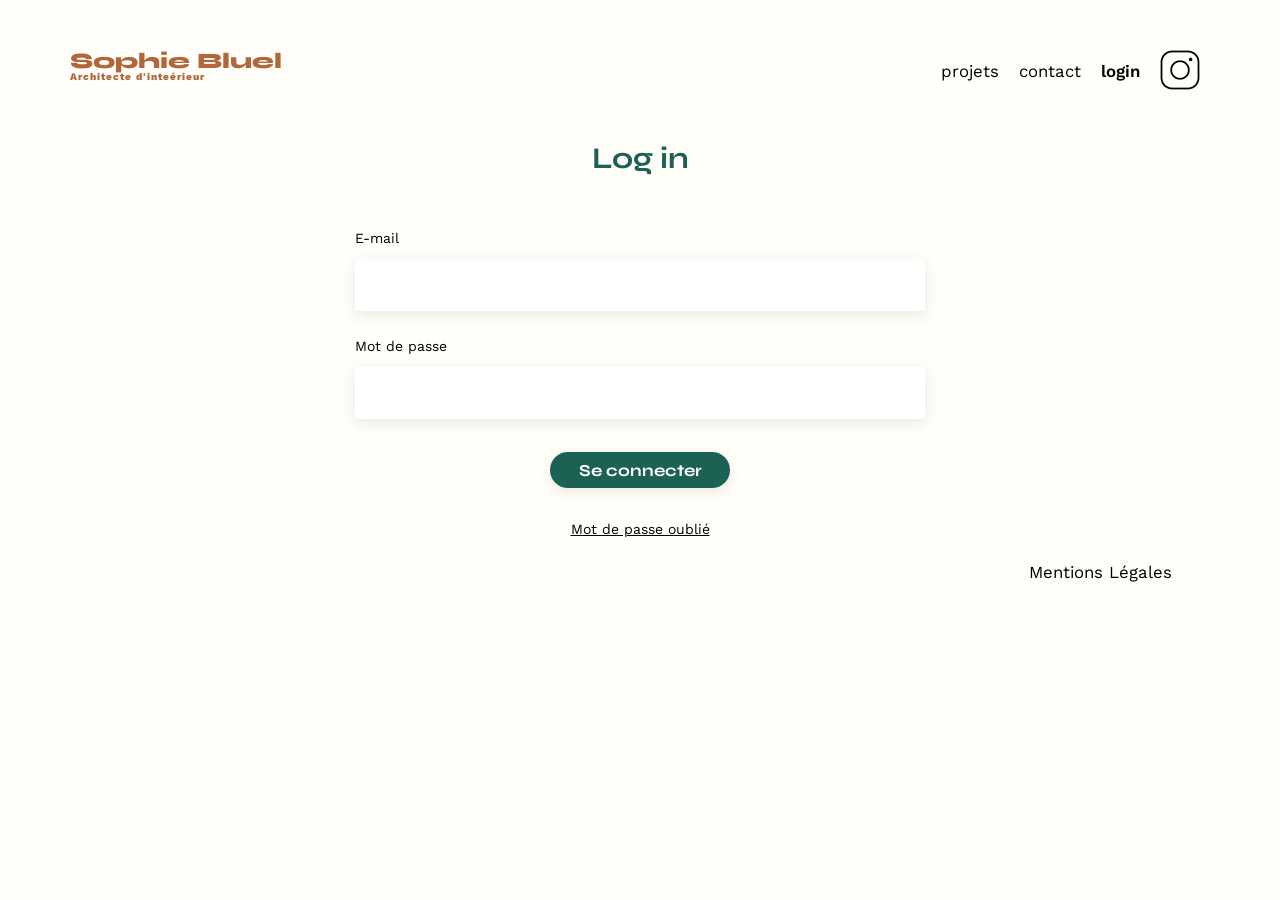
<file: FrontEnd/login.html>
<!DOCTYPE html>
<html lang="fr">
<head>
	<meta charset="UTF-8">
	<title>Sophie Bluel - Architecte d'intérieur</title>
	<meta name="viewport" content="width=device-width, initial-scale=1.0">
	<link rel="preconnect" href="https://fonts.googleapis.com">
	<link rel="preconnect" href="https://fonts.gstatic.com" crossorigin>
	<link href="https://fonts.googleapis.com/css2?family=Syne:wght@700;800&family=Work+Sans&display=swap" rel="stylesheet">
	<meta name="description" content="">
	<link rel="stylesheet" href="./assets/style.css">
</head>
<body>
    <header>
		<section>
        <a href="index.html"><h1>Sophie Bluel <span>Architecte d'inteérieur</span></h1></a>
        <nav>
            <ul>
                <li><a href=".#portfolio">projets</a></li>
				<li><a href=".#contact">contact</a></li>
                <li class="bold">login</li>
                <li><img src="./assets/icons/instagram.png" alt="Instagram"></li>
            </ul>
        </nav>
		</section>
    </header>
<main>
    <section id="login">
		<h2>Log in</h2>
		<form action="#" method="post">
			<label for="email">E-mail</label>
			<input type="email" name="email" id="email" required>
			<label for="mdp">Mot de passe</label>
			<input type="password" id="mdp" name="mdp" required>
            <input type="submit" id="btn-submit" value="Se connecter">
			
            <a href="#"><p>Mot de passe oublié</p></a>
		</form>
		
	</section>
    
</main>
<footer>
	<nav>
		<ul>
			<li>Mentions Légales</li>
		</ul>
	</nav>
</footer>
<script src="./assets/login.js"></script>
</body>
</html>
</file>
<file: FrontEnd/assets/style.css>
/* http://meyerweb.com/eric/tools/css/reset/
   v2.0 | 20110126
   License: none (public domain)
*/

html,
body,
div,
span,
applet,
object,
iframe,
h1,
h2,
h3,
h4,
h5,
h6,
p,
blockquote,
pre,
a,
abbr,
acronym,
address,
big,
cite,
code,
del,
dfn,
em,
img,
ins,
kbd,
q,
s,
samp,
small,
strike,
strong,
sub,
sup,
tt,
var,
b,
u,
i,
center,
dl,
dt,
dd,
ol,
ul,
li,
fieldset,
form,
label,
legend,
table,
caption,
tbody,
tfoot,
thead,
tr,
th,
td,
article,
aside,
canvas,
details,
embed,
figure,
figcaption,
footer,
header,
hgroup,
menu,
nav,
output,
ruby,
section,
summary,
time,
mark,
audio,
video {
	margin: 0;
	padding: 0;
	border: 0;
	font-size: 100%;
	font: inherit;
	vertical-align: baseline;
}

/* HTML5 display-role reset for older browsers */
article,
aside,
details,
figcaption,
figure,
footer,
header,
hgroup,
menu,
nav,
section {
	display: block;
}

body {
	line-height: 1;
}

html {
	scroll-behavior: smooth;
}

ol,
ul {
	list-style: none;
}

blockquote,
q {
	quotes: none;
}

blockquote:before,
blockquote:after,
q:before,
q:after {
	content: '';
	content: none;
}

table {
	border-collapse: collapse;
	border-spacing: 0;
}

/** end reset css**/
body {
	max-width: 1140px;
	margin: auto;
	font-family: 'Work Sans';
	font-size: 14px;
	background-color: #FFFEF8;
}

header section {
	display: flex;
	justify-content: space-between;
	margin: 50px 0
}

a {
	text-decoration: none;
	color: inherit;
	cursor: pointer;
	scroll-behavior: smooth;
}

section {
	margin: 50px 0
}

h1 {
	display: flex;
	flex-direction: column;
	font-family: 'Syne';
	font-size: 22px;
	font-weight: 800;
	color: #B1663C
}

h1>span {
	font-family: 'Work Sans';
	font-size: 10px;
	letter-spacing: 0.1em;
	;
}

h2 {
	font-family: 'Syne';
	font-weight: 700;
	font-size: 30px;
	color: #1D6154
}

nav ul {
	display: flex;
	align-items: center;
	list-style-type: none;

}

nav li {
	padding: 0 10px;
	font-size: 1.2em;
}

li:hover {
	color: #B1663C;
}

#introduction {
	display: flex;
	align-items: center;
	gap: 72px;
}

#introduction figure {
	flex: 1
}

#introduction img {
	display: block;
	margin: auto;
	width: 100%;
}

#introduction article {
	flex: 1
}

#introduction h2 {
	margin-bottom: 1em;
}

#introduction p {
	margin-bottom: 0.5em;
}

#portfolio h2 {
	text-align: center;

}

#portfolio .modification {
	display: flex;
	justify-content: center;
	align-items: center;
	height: fit-content;
	margin-bottom: 3rem;
	gap: 31px;
}

.filtres {
	display: flex;
	justify-content: center;
	gap: 1em;
	margin-bottom: 2em;
}

.btn-filtre {
	border-radius: 60px;
	border: 1px solid #1D6154;
	font-family: 'Syne';
	font-style: normal;
	font-weight: 700;
	font-size: 16px;
	line-height: 19px;
	text-align: center;
	color: #1D6154;
	height: 37px;
	min-width: 100px;
}

.filtres button:hover {
	background-color: #1D6154;
	color: white;
	cursor: pointer;
}

.btn-selected {
	background-color: #1D6154;
	color: white;
}

.gallery {
	width: 100%;
	display: grid;
	grid-template-columns: 1fr 1fr 1fr;
	grid-column-gap: 20px;
	grid-row-gap: 20px;
}

.gallery img {
	width: 100%;
}

#modal1 img {
	height: 100%;
	width: 78.12px;
}

.modal figure {
	width: fit-content;
	height: fit-content;
}

#contact,
#login {
	width: 50%;
	margin: auto;
}

#contact>*,
#login>* {
	text-align: center;

}

#contact h2,
#login h2 {
	margin-bottom: 20px;
}

#contact form,
#login form {
	text-align: left;
	margin-top: 30px;
	display: flex;
	flex-direction: column;
}

#contact input,
#login input,
#modal2 input,
#modal2 select {
	height: 50px;
	font-size: 1.2em;
	border: none;
	box-shadow: 0px 4px 14px rgba(0, 0, 0, 0.09);
}

#contact label,
#login label,
#modal2 label {
	margin: 2em 0 1em 0;
}

#contact textarea {
	border: none;
	box-shadow: 0px 4px 14px rgba(0, 0, 0, 0.09);
}

#login a p {
	text-decoration: underline;
	text-align: center;
}

#login input[type="submit"],
#contact input[type="submit"] {
	font-family: 'Syne';
	font-weight: 700;
	color: white;
	background-color: #1D6154;
	margin: 2em auto;
	width: 180px;
	height: 36px;
	text-align: center;
	border-radius: 60px;
	cursor: pointer;
}

#login input[type="submit"]:hover,
#contact input[type="submit"]:hover,
.bottom-modal button:hover {
	background-color: #0E2F28;
}

.showMdp {
	display: flex;
	justify-content: center;
	align-items: center;
}

footer nav ul {
	display: flex;
	justify-content: flex-end;
	margin: 2em
}

.bold {
	font-weight: 600;
}

#loginBanner {
	width: 100%;
	height: 59px;
	background-color: black;
	display: flex;
	justify-content: center;
	align-items: center;
	gap: 20px;
}

#loginBanner a {
	cursor: pointer;
}

.btn-edition {
	border: none;
	background-color: black;
	color: white;
	font-family: 'Work Sans';
	font-style: normal;
	font-weight: 400;
	font-size: 16px;
	line-height: 19px;
	text-align: center;
}

.btn-publier {
	background: #FFFFFF;
	border-radius: 60px;
	height: 38px;
	width: 216px;
	display: flex;
	justify-content: center;
	align-items: center;
	font-family: 'Work Sans';
	font-style: normal;
	font-weight: 500;
	font-size: 14px;
	line-height: 16px;
	text-align: center;
	color: #000000;
}

.btn-modifier {
	font-family: 'Work Sans';
	font-style: normal;
	font-weight: 400;
	font-size: 18px;
	line-height: 16px;
	text-align: center;
	border: none;
	background-color: transparent;
	cursor: pointer;
}

/*MODAL*/
.modal {
	position: fixed;
	display: flex;
	align-items: center;
	justify-content: center;
	top: 0;
	left: 0;
	width: 100%;
	height: 100%;
	background: rgba(0, 0, 0, 0.8);
	animation: fadeIn .3s both;
}

.modal-wrapper,
.modal-wrapper2 {
	background-color: white;
	width: 630px;
	height: fit-content;
	padding: 60px 0px 48px 0px;
	animation: slideFromTop .5s both;
	border-radius: 10px;
}

.modal[aria-hidden="true"],
.modal2[aria-hidden="true"] {
	animation-name: fadeOut;
}

.modal[aria-hidden="true"] .modal-wrapper,
.modal[aria-hidden="true"] .modal-wrapper2 {
	animation-name: slideToBottom;
}

@keyframes fadeIn {
	from {
		opacity: 0;
	}

	to {
		opacity: 1;
	}
}

@keyframes fadeOut {
	from {
		opacity: 1;
	}

	to {
		opacity: 0;
	}
}

@keyframes slideFromTop {
	from {
		transform: translateY(-50px);
	}

	to {
		transform: translateY(0px);
	}
}

@keyframes slideToBottom {
	from {
		transform: translateY(0px);
	}

	to {
		transform: translateY(50px);
	}
}

.js-close-modal {
	position: absolute;
	z-index: 1;
	border: none;
	background-color: transparent;
	top: 20px;
	right: 20px;
	font-size: 25px;
	cursor: pointer;
	padding: 0;
}

.js-close-modal:hover {
	transform: scale(1.15);
}


#modal1 h3 {
	font-family: 'Work Sans';
	font-style: normal;
	font-weight: 400;
	font-size: 26px;
	line-height: 30px;
	text-align: center;
}

.bottom-modal {
	display: flex;
	flex-direction: column;
	align-items: center;
	justify-content: center;
	gap: 23px;
	height: 20%;
	padding-top: 30px;
}

.bottom-modal a {
	font-family: 'Syne';
	font-weight: 700;
	color: white;
	background-color: #1D6154;
	border: none;
	width: 237px;
	height: 36px;
	display: flex;
	justify-content: center;
	align-items: center;
	border-radius: 60px;
	cursor: pointer;
}

.bottom-modal p {
	font-family: 'Syne';
	font-style: normal;
	font-weight: 400;
	font-size: 14px;
	line-height: 17px;
	color: #D65353;

}

hr {
	width: 420px;
}

#modalGallery {
	display: flex;
	flex-direction: row;
	flex-wrap: wrap;
	gap: 6px;
	width: fit-content;
	padding: 46px 100px 40px 100px;
}

#modalGallery figure {
	position: relative;

}

#modalGallery figure .buttonContainer {
	position: absolute;
	top: 5px;
	right: 4px;
	width: fit-content;
	height: fit-content;
	display: flex;
	gap: 3px;
}

#modalGallery figure button {
	width: 17px;
	height: 17px;
	background-color: black;
	border: none;
	border-radius: 2px;
	padding: 0;
	cursor: pointer;
}

.trashIcon {
	width: 9px !important;
	height: 9px !important;
}

.moveIcon {
	width: 11.12px !important;
	height: 11.12px !important;
	margin-top: 3px;
}

.editerStyle {
	cursor: pointer;
	font-weight: 400;
	font-size: 12px;
	margin-top: 2px;
	margin-bottom: 10px;
	width: fit-content;
}

.highlighted-blue {
	outline: 3px solid rgb(83, 83, 216);
}

.highlighted-red {
	opacity: 45%;
}

/*Modal2*/
#modal2 .modal-wrapper2 {
	height: fit-content;
	display: flex;
	flex-direction: column;
	align-items: center;
}

#modal2 .arrowLeft {
	position: absolute;
	top: 30px;
	left: 30px;
	border: none;
	background: transparent;
}

#modal2 .arrowLeft:hover {
	transform: scale(1.15);
}

#modal2 h3 {
	padding-bottom: 36px;
	padding-top: 10px;
	font-size: 26px;
	font-weight: 400;
}

#modal2 #fileImg {
	background: #E8F1F7;
	border-radius: 3px;
	display: flex;
	flex-direction: column;
	text-align: center;
	padding: 1.5rem 0 1.5rem 0;
	width: 420px;
}

#modal2 #fileImg input[type=file] {
	display: none;
}

#modal2 #fileImg label#addFile {
	font-family: "Syne";
	color: white;
	background-color: #CBD6DC;
	margin: 2em auto;
	padding: 0 2.5rem;
	text-decoration: none;
	text-align: center;
	border-radius: 60px;
	transition: 0.2s;
	height: 36px;
	font-size: 0.875rem;
	border: none;
	box-shadow: 0px 4px 14px rgba(0, 0, 0, 0.09);
	color: #306685;
	display: flex;
	align-items: center;
}


#modal2 #fileImg p {
	font-family: "Work Sans";
	font-size: 10px;
}

#modal2 #fileImg i {
	font-size: 5rem;
	color: #B9C5CC;
}

#modal2 #formChoix {
	display: flex;
	flex-direction: column;
}

#modal2 #formChoix #category-error {
	display: none;
	color: red;
}

#modal2 hr {
	margin-top: 47px;
}

#send {
	margin-top: 32px;
	border-radius: 60px;
	font-family: "Syne";
	color: white;
	background-color: #a7a7a7;
	margin: 2em auto;
	padding: 0 2.5rem;
	text-decoration: none;
	text-align: center;
	border-radius: 60px;
	transition: 0.2s;
	height: 40px !important;
	width: 237px;
	font-size: 0.875rem;
	border: none;
	box-shadow: 0px 4px 14px rgba(0, 0, 0, 0.09);
	display: flex;
	align-items: center;
	justify-content: center;
}

#send.enabled {
	/* styles pour le bouton activable */
	background-color: #4CAF50;
	/* Autres styles de votre choix */
}

.hidden {
	display: none;
	visibility: hidden;
}

#modal2 .arrowLeft,
#send,
label#addFile {
	cursor: pointer;
}
</file>
